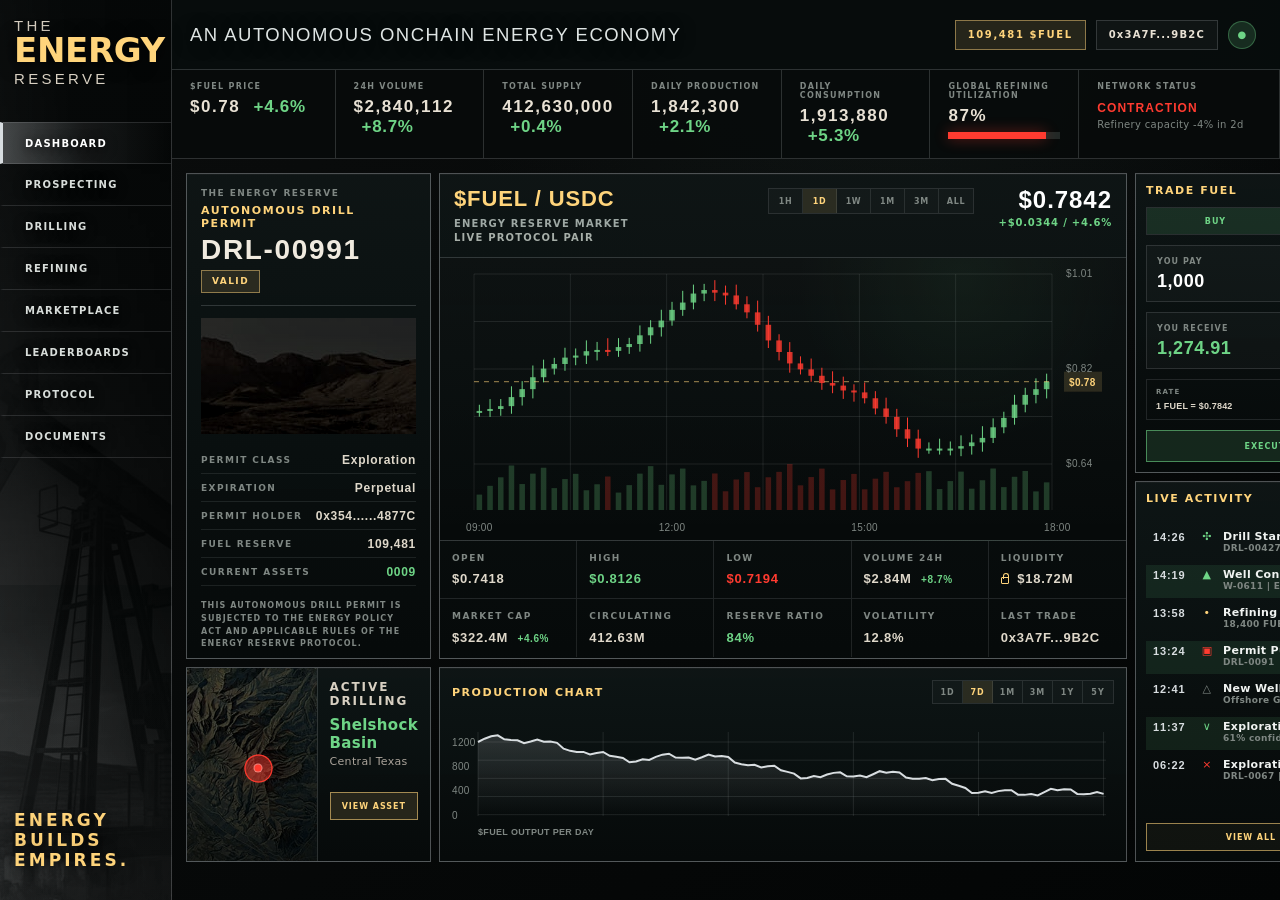
<file: index.html>
<!doctype html>
<html lang="en">
  <head>
    <meta charset="utf-8" />
    <meta name="viewport" content="width=device-width, initial-scale=1" />
    <title>WILDCATTER - An Autonomous Onchain Energy Economy</title>
    <link rel="stylesheet" href="./styles.css" />
  </head>
  <body>
    <div class="terminal-shell">
      <aside class="sidebar">
        <div class="brand-mark">
          <div>
            <span class="brand-light">The</span>
            <strong>Energy</strong>
            <span class="brand-light">Reserve</span>
          </div>
        </div>

        <nav class="side-nav" aria-label="Game terminal navigation">
          <a class="active" href="#">Dashboard</a>
          <a href="#">Prospecting</a>
          <a href="#">Drilling</a>
          <a href="#">Refining</a>
          <a href="#">Marketplace</a>
          <a href="#">Leaderboards</a>
          <a href="#">Protocol</a>
          <a href="#">Documents</a>
        </nav>

        <div class="sidebar-art">
          <p>Energy builds<br />empires.</p>
        </div>
      </aside>

      <main class="workspace">
        <header class="topbar">
          <p class="topline">AN AUTONOMOUS ONCHAIN ENERGY ECONOMY</p>

          <div class="wallet">
            <span class="fuel-balance">109,481 $FUEL</span>
            <button>0x3A7F...9B2C</button>
            <span class="avatar">●</span>
          </div>
        </header>

        <section class="ticker-grid" aria-label="Market snapshot">
          <article>
            <span>$FUEL Price</span>
            <strong>$0.78</strong>
            <em>+4.6%</em>
          </article>
          <article>
            <span>24h Volume</span>
            <strong>$2,840,112</strong>
            <em>+8.7%</em>
          </article>
          <article>
            <span>Total Supply</span>
            <strong>412,630,000</strong>
            <em>+0.4%</em>
          </article>
          <article>
            <span>Daily Production</span>
            <strong>1,842,300</strong>
            <em>+2.1%</em>
          </article>
          <article>
            <span>Daily Consumption</span>
            <strong>1,913,880</strong>
            <em>+5.3%</em>
          </article>
          <article>
            <span>Global Refining Utilization</span>
            <strong>87%</strong>
            <div class="mini-bar danger"><i style="width:87%"></i></div>
          </article>
          <article class="status-card">
            <span>Network Status</span>
            <strong>Contraction</strong>
            <small>Refinery capacity -4% in 2d</small>
          </article>
        </section>

        <div class="content-grid">
          <div class="left-stack">
            <section class="permit-card panel">
              <div class="permit-top">
                <span>The Energy Reserve</span>
                <b>Autonomous Drill Permit</b>
                <strong>DRL-00991</strong>
                <em>Valid</em>
              </div>

              <div class="permit-seal permit-photo" aria-label="Desert energy reserve landscape"></div>

              <dl class="permit-specs">
                <div><dt>Permit Class</dt><dd>Exploration</dd></div>
                <div><dt>Expiration</dt><dd>Perpetual</dd></div>
                <div><dt>Permit Holder</dt><dd>0x354......4877C</dd></div>
                <div><dt>Fuel Reserve</dt><dd>109,481</dd></div>
                <div><dt>Current Assets</dt><dd class="positive">0009</dd></div>
              </dl>

              <div class="permit-footer">
                <p>This Autonomous Drill Permit is subjected to the Energy Policy Act and applicable rules of The Energy Reserve Protocol.</p>
              </div>
            </section>

            <section class="panel map-card">
              <div class="map-image"><span class="map-marker"></span></div>
              <div class="map-info">
                <span>Active Drilling</span>
                <strong>Shelshock Basin</strong>
                <p>Central Texas</p>
                <button>View Asset</button>
              </div>
            </section>
          </div>

          <div class="main-stack">
            <section class="asset-card panel">
              <div class="asset-head">
                <div>
                  <h1>$FUEL / USDC</h1>
                  <p>Energy Reserve Market <span>Live protocol pair</span></p>
                </div>
                <div class="range-tabs" aria-label="$FUEL chart range">
                  <button>1H</button>
                  <button class="active">1D</button>
                  <button>1W</button>
                  <button>1M</button>
                  <button>3M</button>
                  <button>ALL</button>
                </div>
                <div class="price-badge">
                  <strong>$0.7842</strong>
                  <span>+$0.0344 / +4.6%</span>
                </div>
              </div>

              <div class="asset-body trade-body">
                <div class="trade-chart">
                  <canvas id="fuelTradeChart" aria-label="$FUEL candlestick trading chart"></canvas>
                </div>

                <dl class="spec-list market-list">
                  <div><dt>Open</dt><dd>$0.7418</dd></div>
                  <div><dt>High</dt><dd class="positive">$0.8126</dd></div>
                  <div><dt>Low</dt><dd class="negative">$0.7194</dd></div>
                  <div><dt>Volume 24h</dt><dd>$2.84M <span class="metric-change positive">+8.7%</span></dd></div>
                  <div><dt>Liquidity</dt><dd><span class="lock-icon" aria-hidden="true"></span> $18.72M</dd></div>
                  <div><dt>Market Cap</dt><dd>$322.4M <span class="metric-change positive">+4.6%</span></dd></div>
                  <div><dt>Circulating</dt><dd>412.63M</dd></div>
                  <div><dt>Reserve Ratio</dt><dd class="positive">84%</dd></div>
                  <div><dt>Volatility</dt><dd>12.8%</dd></div>
                  <div><dt>Last Trade</dt><dd>0x3A7F...9B2C</dd></div>
                </dl>
              </div>
            </section>

            <section class="panel chart-panel">
              <div class="panel-head">
                <h2>Production Chart</h2>
                <div class="chart-ranges" aria-label="Production chart range">
                  <button>1D</button>
                  <button class="active">7D</button>
                  <button>1M</button>
                  <button>3M</button>
                  <button>1Y</button>
                  <button>5Y</button>
                </div>
              </div>
              <canvas id="productionChart" width="440" height="180"></canvas>
            </section>

          </div>

          <aside class="right-rail">
            <section class="panel dex-widget">
              <div class="panel-head">
                <h2>Trade Fuel</h2>
                <span>DEX</span>
              </div>
              <div class="dex-tabs" aria-label="Fuel trade side">
                <button class="active">Buy</button>
                <button>Sell</button>
              </div>
              <div class="swap-box">
                <span>You Pay</span>
                <strong>1,000</strong>
                <em>USDC</em>
              </div>
              <div class="swap-box receive">
                <span>You Receive</span>
                <strong>1,274.91</strong>
                <em>FUEL</em>
              </div>
              <dl class="dex-meta">
                <div><dt>Rate</dt><dd>1 FUEL = $0.7842</dd></div>
                <div><dt>Slippage</dt><dd>0.5%</dd></div>
              </dl>
              <button class="swap-button">Execute Swap</button>
            </section>

            <section class="panel activity">
              <div class="panel-head">
                <h2>Live Activity</h2>
              </div>
              <ul class="activity-feed">
                <li class="activity-green">
                  <time>14:26</time>
                  <span class="activity-mark">✣</span>
                  <div><strong>Drill Started</strong><em>DRL-00427 | Central Texas</em></div>
                </li>
                <li class="activity-green">
                  <time>14:19</time>
                  <span class="activity-mark">▲</span>
                  <div><strong>Well Connected</strong><em>W-0611 | Eagle Ford</em></div>
                </li>
                <li class="activity-gold">
                  <time>13:58</time>
                  <span class="activity-mark">•</span>
                  <div><strong>Refining Complete</strong><em>18,400 FUEL | W-0390</em></div>
                </li>
                <li class="activity-red">
                  <time>13:24</time>
                  <span class="activity-mark">▣</span>
                  <div><strong>Permit Purchased</strong><em>DRL-0091</em></div>
                </li>
                <li>
                  <time>12:41</time>
                  <span class="activity-mark">△</span>
                  <div><strong>New Well Discovered</strong><em>Offshore GOM-17</em></div>
                </li>
                <li class="activity-green">
                  <time>11:37</time>
                  <span class="activity-mark">∨</span>
                  <div><strong>Exploration Success</strong><em>61% confidence | W-0782</em></div>
                </li>
                <li class="activity-red">
                  <time>06:22</time>
                  <span class="activity-mark">×</span>
                  <div><strong>Exploration Failed</strong><em>DRL-0067 | dry hole</em></div>
                </li>
              </ul>
              <button class="activity-button">View All Activity -></button>
            </section>
          </aside>
        </div>
      </main>
    </div>

    <script src="./script.js"></script>
  </body>
</html>
</file>
<file: styles.css>
:root {
  --bg: #050707;
  --bg-soft: #0a0f0f;
  --panel: rgba(10, 15, 15, 0.94);
  --panel-2: #0d1414;
  --line: rgba(216, 221, 224, 0.18);
  --line-strong: rgba(216, 221, 224, 0.34);
  --text: #e8e1d4;
  --muted: #7f8783;
  --dim: #5f6865;
  --titanium: #d8dde0;
  --titanium-soft: #9ca6aa;
  --reserve-gold: #ffd47b;
  --green: #6ed486;
  --red: #ff3b30;
  --blue-black: #071112;
  font-family:
    Inter, ui-sans-serif, system-ui, -apple-system, BlinkMacSystemFont, "Segoe UI",
    sans-serif;
}

* {
  box-sizing: border-box;
}

html,
body {
  margin: 0;
  min-height: 100%;
  background:
    radial-gradient(circle at 70% 0%, rgba(62, 88, 82, 0.16), transparent 35%),
    linear-gradient(145deg, rgba(12, 14, 14, 0.8), rgba(3, 5, 5, 0.98)),
    var(--bg);
  color: var(--text);
}

body {
  min-width: 1180px;
  letter-spacing: 0.02em;
}

button,
a {
  font: inherit;
}

.terminal-shell {
  display: grid;
  grid-template-columns: 172px 1fr;
  min-height: 100vh;
}

.sidebar {
  position: sticky;
  top: 0;
  display: flex;
  flex-direction: column;
  height: 100vh;
  border-right: 1px solid var(--line);
  background:
    linear-gradient(180deg, rgba(5, 8, 8, 0.78) 0%, rgba(5, 8, 8, 0.58) 48%, rgba(2, 4, 4, 0.3) 100%),
    linear-gradient(90deg, rgba(216, 221, 224, 0.1), transparent 42%, rgba(0, 0, 0, 0.56)),
    url("./assets/sidebar-bottom-pumpjack.jpg") bottom center / cover no-repeat,
    var(--bg);
}

.brand-mark {
  display: flex;
  align-items: center;
  height: 104px;
  padding: 0 14px;
  text-transform: uppercase;
}

.brand-mark strong {
  display: block;
  color: var(--reserve-gold);
  font-size: 34px;
  font-weight: 900;
  line-height: 0.82;
  letter-spacing: -0.01em;
  text-shadow: 0 2px 18px rgba(0, 0, 0, 0.9);
}

.brand-light {
  display: block;
  color: #d8d0c2;
  font-family: Corbel, "Arial Narrow", Arial, sans-serif;
  font-size: 15px;
  font-weight: 300;
  line-height: 1;
  letter-spacing: 0.22em;
}

.brand-light:first-child {
  margin-bottom: 4px;
}

.brand-light:last-child {
  margin-top: 7px;
}

.side-nav {
  padding: 18px 0;
}

.side-nav a {
  display: flex;
  align-items: center;
  min-height: 42px;
  padding: 0 22px;
  border-left: 3px solid transparent;
  border-bottom: 1px solid rgba(216, 221, 224, 0.14);
  color: #d8ddda;
  text-decoration: none;
  text-transform: uppercase;
  font-size: 10px;
  font-weight: 900;
  letter-spacing: 0.12em;
  text-shadow: 0 2px 12px rgba(0, 0, 0, 0.9);
}

.side-nav a:first-child {
  border-top: 1px solid rgba(216, 221, 224, 0.14);
}

.side-nav a.active,
.side-nav a:hover {
  border-left-color: var(--titanium);
  background: linear-gradient(90deg, rgba(216, 221, 224, 0.28), rgba(216, 221, 224, 0.08) 48%, transparent);
  color: #ffffff;
}

.sidebar-art {
  margin-top: auto;
  display: flex;
  align-items: flex-end;
  min-height: 315px;
  padding: 0 14px 30px;
  border-top: 0;
  background:
    linear-gradient(180deg, rgba(2, 4, 4, 0), rgba(216, 221, 224, 0.06)),
    rgba(4, 7, 7, 0.18);
  text-transform: uppercase;
}

.sidebar-art p {
  margin: 0;
  color: var(--reserve-gold);
  font-size: 17px;
  font-weight: 900;
  line-height: 1.18;
  letter-spacing: 0.18em;
  text-shadow: 0 2px 18px rgba(0, 0, 0, 0.9);
}

.workspace {
  min-width: 0;
}

.topbar {
  display: flex;
  align-items: stretch;
  justify-content: space-between;
  height: 70px;
  border-bottom: 1px solid var(--line);
  background: rgba(7, 12, 12, 0.94);
}

.topline {
  display: flex;
  align-items: center;
  margin: 0 0 0 18px;
  color: #dfe5e4;
  font-family: Corbel, "Avenir Next", "Segoe UI", sans-serif;
  font-size: 18.5px;
  font-weight: 300;
  letter-spacing: 0.08em;
  text-shadow: 0 2px 18px rgba(0, 0, 0, 0.72);
}

.wallet {
  display: flex;
  align-items: center;
  gap: 10px;
  padding-right: 24px;
}

.fuel-balance,
.wallet button {
  height: 30px;
  padding: 0 12px;
  border: 1px solid var(--line);
  background: rgba(255, 255, 255, 0.03);
  color: var(--text);
  font-size: 10px;
  font-weight: 900;
  letter-spacing: 0.12em;
}

.fuel-balance {
  display: grid;
  place-items: center;
  border-color: rgba(255, 212, 123, 0.48);
  background: rgba(255, 212, 123, 0.12);
  color: var(--reserve-gold);
  text-transform: uppercase;
  letter-spacing: 0.16em;
}

.wallet .avatar {
  display: grid;
  place-items: center;
  width: 28px;
  height: 28px;
  border-radius: 50%;
  background: rgba(110, 212, 134, 0.16);
  color: var(--green);
  font-size: 10px;
  box-shadow: 0 0 0 0 rgba(110, 212, 134, 0.42), inset 0 0 0 1px rgba(110, 212, 134, 0.35);
  animation: wallet-pulse 2.4s ease-out infinite;
}

@keyframes wallet-pulse {
  0% {
    box-shadow: 0 0 0 0 rgba(110, 212, 134, 0.42), inset 0 0 0 1px rgba(110, 212, 134, 0.42);
  }

  70% {
    box-shadow: 0 0 0 8px rgba(110, 212, 134, 0), inset 0 0 0 1px rgba(110, 212, 134, 0.42);
  }

  100% {
    box-shadow: 0 0 0 0 rgba(110, 212, 134, 0), inset 0 0 0 1px rgba(110, 212, 134, 0.42);
  }
}

.ticker-grid {
  display: grid;
  grid-template-columns: 1.1fr repeat(5, 1fr) 1.35fr;
  min-height: 62px;
  border-bottom: 1px solid var(--line);
  background: rgba(7, 10, 10, 0.9);
}

.ticker-grid article {
  padding: 12px 18px;
  border-right: 1px solid var(--line);
}

.ticker-grid span {
  display: block;
  margin-bottom: 6px;
  color: var(--muted);
  text-transform: uppercase;
  font-size: 8px;
  font-weight: 900;
  letter-spacing: 0.16em;
}

.ticker-grid strong {
  color: var(--text);
  font-family: "Arial Narrow", Arial, sans-serif;
  font-size: 17px;
  letter-spacing: 0.09em;
}

.ticker-grid em {
  margin-left: 8px;
  color: var(--green);
  font-family: "Arial Narrow", "Aptos Narrow", "Roboto Condensed", sans-serif;
  font-size: 17px;
  font-style: normal;
  font-weight: 700;
  letter-spacing: 0.04em;
  font-stretch: condensed;
}

.ticker-grid small {
  display: block;
  margin-top: 3px;
  color: var(--muted);
  font-size: 10px;
}

.mini-bar {
  height: 7px;
  margin-top: 6px;
  background: #222927;
}

.mini-bar i {
  display: block;
  height: 100%;
  background: linear-gradient(90deg, var(--titanium-soft), var(--titanium));
}

.mini-bar.danger i {
  background: var(--red);
  box-shadow: 0 0 14px rgba(255, 59, 48, 0.42);
}

.status-card strong {
  color: var(--red);
  text-transform: uppercase;
  font-size: 12px;
}

.content-grid {
  display: grid;
  grid-template-columns: 245px minmax(688px, 1fr) 300px;
  align-items: start;
  gap: 8px;
  padding: 14px;
}

.left-stack,
.main-stack,
.right-rail {
  display: grid;
  gap: 8px;
  align-content: start;
  min-width: 0;
}

.panel {
  border: 1px solid var(--line-strong);
  background:
    linear-gradient(180deg, rgba(14, 21, 21, 0.94), rgba(6, 10, 10, 0.98)),
    var(--panel);
  box-shadow: inset 0 1px rgba(255, 255, 255, 0.03);
}

.panel h2 {
  margin: 0;
  color: #d8d0c2;
  text-transform: uppercase;
  font-size: 11px;
  font-weight: 900;
  letter-spacing: 0.14em;
}

.permit-card {
  display: grid;
  grid-template-rows: auto 1fr auto auto;
  height: 486px;
  min-height: 0;
  padding: 14px;
  overflow: hidden;
}

.permit-top {
  display: grid;
  gap: 6px;
  padding-bottom: 12px;
  border-bottom: 1px solid var(--line);
}

.permit-top span,
.permit-footer span {
  color: var(--muted);
  text-transform: uppercase;
  font-size: 9px;
  font-weight: 900;
  letter-spacing: 0.16em;
}

.permit-top b {
  color: var(--reserve-gold);
  text-transform: uppercase;
  font-size: 11px;
  font-weight: 900;
  letter-spacing: 0.14em;
}

.permit-top strong {
  color: #f0eadf;
  font-family: "Arial Narrow", "Avenir Next Condensed", Arial, sans-serif;
  font-size: 28px;
  font-weight: 900;
  line-height: 1;
  letter-spacing: 0.06em;
}

.permit-top em {
  width: fit-content;
  min-height: 23px;
  padding: 5px 10px 0;
  border: 1px solid rgba(255, 212, 123, 0.48);
  background: rgba(255, 212, 123, 0.12);
  color: var(--reserve-gold);
  text-transform: uppercase;
  font-size: 9px;
  font-style: normal;
  font-weight: 900;
  letter-spacing: 0.16em;
}

.permit-seal {
  position: relative;
  min-height: 116px;
  margin: 12px 0;
  overflow: hidden;
  background: rgba(255, 255, 255, 0.02);
}

.permit-photo {
  background:
    linear-gradient(180deg, rgba(5, 8, 8, 0.05), rgba(5, 8, 8, 0.28)),
    url("./assets/permit-landscape.jpg") center / cover no-repeat;
  filter: saturate(0.82) contrast(1.12) brightness(0.78);
}

.permit-specs {
  margin: 0;
}

.permit-specs div {
  display: grid;
  grid-template-columns: 1fr auto;
  gap: 10px;
  min-height: 28px;
  align-items: center;
  border-bottom: 1px solid rgba(216, 221, 224, 0.1);
}

.permit-specs dd {
  text-align: right;
}

.permit-footer {
  padding-top: 14px;
}

.permit-footer p {
  margin: 0;
  color: var(--muted);
  text-transform: uppercase;
  font-size: 8px;
  font-weight: 900;
  line-height: 1.6;
  letter-spacing: 0.14em;
}

.asset-card {
  height: 486px;
  overflow: hidden;
}

.asset-head {
  display: grid;
  grid-template-columns: minmax(180px, 1fr) auto auto;
  align-items: start;
  gap: 18px;
  padding: 14px;
  border-bottom: 1px solid var(--line);
}

h1 {
  margin: 0;
  color: var(--reserve-gold);
  font-family: "Arial Narrow", "Avenir Next Condensed", Arial, sans-serif;
  font-size: 22px;
  font-weight: 900;
  line-height: 1;
  letter-spacing: 0.04em;
}

.asset-head p {
  margin: 8px 0 0;
  color: #9ea8a4;
  text-transform: uppercase;
  font-size: 10px;
  font-weight: 900;
  letter-spacing: 0.12em;
}

.asset-head p span {
  display: block;
  margin-top: 3px;
  color: #a7afa9;
  font-weight: 700;
}

.badge {
  display: inline-grid;
  place-items: center;
  height: 26px;
  padding: 0 14px;
  border: 1px solid rgba(110, 212, 134, 0.45);
  background: rgba(110, 212, 134, 0.12);
  color: var(--green);
  text-transform: uppercase;
  font-size: 10px;
  font-weight: 900;
  letter-spacing: 0.16em;
}

.price-badge {
  display: grid;
  justify-items: end;
  gap: 5px;
  min-width: 120px;
}

.price-badge strong {
  color: #fff;
  font-family: "Arial Narrow", "Avenir Next Condensed", Arial, sans-serif;
  font-size: 24px;
  font-weight: 900;
  line-height: 1;
  letter-spacing: 0.04em;
}

.price-badge span {
  color: var(--green);
  font-size: 10px;
  font-weight: 900;
  letter-spacing: 0.08em;
}

.asset-body {
  display: grid;
  grid-template-columns: minmax(300px, 1fr) minmax(280px, 0.86fr);
  min-height: 0;
}

.trade-body {
  grid-template-columns: 1fr;
  grid-template-rows: minmax(0, 1fr) auto;
}

.trade-chart {
  min-height: 282px;
  border-bottom: 1px solid var(--line);
  background:
    radial-gradient(circle at 76% 8%, rgba(110, 212, 134, 0.1), transparent 28%),
    linear-gradient(180deg, rgba(216, 221, 224, 0.035), rgba(0, 0, 0, 0));
}

.range-tabs {
  display: flex;
  align-self: start;
  border: 1px solid rgba(216, 221, 224, 0.14);
}

.range-tabs button {
  width: 34px;
  min-height: 24px;
  border: 0;
  border-right: 1px solid rgba(216, 221, 224, 0.12);
  background: rgba(255, 255, 255, 0.02);
  color: var(--muted);
  text-transform: uppercase;
  font-size: 8px;
  font-weight: 900;
  letter-spacing: 0.08em;
}

.range-tabs button:last-child {
  border-right: 0;
}

.range-tabs button.active,
.range-tabs button:hover {
  background: rgba(255, 212, 123, 0.12);
  color: var(--reserve-gold);
}

#fuelTradeChart {
  display: block;
  width: 100%;
  height: 282px;
}

.spec-list {
  margin: 0;
  padding: 12px 16px;
}

.spec-list div {
  display: grid;
  grid-template-columns: 1fr auto;
  gap: 18px;
  min-height: 23px;
  border-bottom: 1px solid rgba(216, 221, 224, 0.12);
  align-items: center;
}

.market-list {
  display: grid;
  grid-template-columns: repeat(5, minmax(0, 1fr));
  padding: 0;
}

.market-list div {
  display: grid;
  grid-template-columns: 1fr;
  gap: 5px;
  min-height: 58px;
  padding: 10px 12px;
  border-right: 1px solid rgba(216, 221, 224, 0.12);
  border-bottom: 1px solid rgba(216, 221, 224, 0.12);
}

.market-list div:nth-child(5n) {
  border-right: 0;
}

.market-list div:nth-last-child(-n + 5) {
  border-bottom: 0;
}

.market-list dd {
  text-align: left;
  font-size: 13px;
}

.metric-change {
  display: inline-block;
  margin-left: 5px;
  font-size: 10px;
  font-weight: 900;
  letter-spacing: 0.06em;
}

.lock-icon {
  position: relative;
  display: inline-block;
  width: 8px;
  height: 7px;
  margin-right: 4px;
  border: 1px solid var(--reserve-gold);
  border-radius: 1px;
  transform: translateY(1px);
}

.lock-icon::before {
  position: absolute;
  content: "";
  left: 1px;
  top: -5px;
  width: 4px;
  height: 5px;
  border: 1px solid var(--reserve-gold);
  border-bottom: 0;
  border-radius: 5px 5px 0 0;
}

dt {
  color: var(--muted);
  text-transform: uppercase;
  font-size: 9px;
  font-weight: 900;
  letter-spacing: 0.16em;
}

dd {
  margin: 0;
  color: #dfd8ca;
  font-family: "Arial Narrow", Arial, sans-serif;
  font-size: 12px;
  font-weight: 800;
  letter-spacing: 0.06em;
}

.positive {
  color: var(--green) !important;
}

.negative {
  color: var(--red) !important;
}

.right-rail {
  height: 689px;
  grid-template-rows: auto 1fr;
}

.right-rail .panel {
  padding: 10px;
}

.right-rail button,
.panel-head button,
.map-card button {
  width: 100%;
  min-height: 28px;
  margin-top: 8px;
  border: 1px solid var(--line-strong);
  background: rgba(255, 255, 255, 0.02);
  color: #d4d9d8;
  text-transform: uppercase;
  font-size: 8px;
  font-weight: 900;
  letter-spacing: 0.12em;
}

.right-rail button:hover,
.panel-head button:hover,
.map-card button:hover {
  border-color: var(--titanium);
  color: #ffffff;
}

.dex-widget {
  display: grid;
  gap: 10px;
}

.dex-widget .panel-head {
  margin: 0;
  padding: 0;
  border: 0;
}

.dex-widget h2 {
  color: var(--reserve-gold);
}

.dex-widget .panel-head span {
  color: var(--reserve-gold);
  text-transform: uppercase;
  font-size: 8px;
  font-weight: 900;
  letter-spacing: 0.16em;
}

.dex-tabs {
  display: grid;
  grid-template-columns: 1fr 1fr;
  border: 1px solid rgba(216, 221, 224, 0.14);
}

.dex-tabs button {
  min-height: 26px;
  margin: 0;
  border: 0;
  border-right: 1px solid rgba(216, 221, 224, 0.12);
  background: rgba(255, 255, 255, 0.02);
}

.dex-tabs button:last-child {
  border-right: 0;
}

.dex-tabs button.active {
  background: rgba(110, 212, 134, 0.14);
  color: var(--green);
}

.swap-box {
  display: grid;
  grid-template-columns: 1fr auto;
  gap: 6px 12px;
  padding: 11px 10px;
  border: 1px solid rgba(216, 221, 224, 0.14);
  background: rgba(255, 255, 255, 0.025);
}

.swap-box span {
  color: var(--muted);
  text-transform: uppercase;
  font-size: 8px;
  font-weight: 900;
  letter-spacing: 0.14em;
}

.swap-box strong {
  grid-column: 1;
  color: #fff;
  font-family: "Arial Narrow", "Avenir Next Condensed", Arial, sans-serif;
  font-size: 18px;
  line-height: 1;
  letter-spacing: 0.03em;
}

.swap-box em {
  grid-column: 2;
  grid-row: 1 / span 2;
  align-self: end;
  color: var(--reserve-gold);
  font-style: normal;
  text-transform: uppercase;
  font-size: 10px;
  font-weight: 900;
  letter-spacing: 0.12em;
}

.swap-box.receive strong {
  color: var(--green);
}

.dex-meta {
  display: grid;
  grid-template-columns: 1fr 1fr;
  margin: 0;
  border-top: 1px solid rgba(216, 221, 224, 0.12);
  border-left: 1px solid rgba(216, 221, 224, 0.12);
}

.dex-meta div {
  padding: 8px 9px;
  border-right: 1px solid rgba(216, 221, 224, 0.12);
  border-bottom: 1px solid rgba(216, 221, 224, 0.12);
}

.dex-meta dt {
  margin-bottom: 5px;
  font-size: 7px;
}

.dex-meta dd {
  font-size: 9px;
  letter-spacing: 0.02em;
}

.swap-button {
  min-height: 32px !important;
  margin-top: 0 !important;
  border-color: rgba(110, 212, 134, 0.58) !important;
  background: rgba(110, 212, 134, 0.14) !important;
  color: var(--green) !important;
}

.chart-panel {
  height: 195px;
  padding: 12px;
  overflow: hidden;
}

.panel-head {
  display: flex;
  align-items: center;
  justify-content: space-between;
  gap: 12px;
}

.panel-head button {
  width: auto;
  min-width: 74px;
  margin-top: 0;
}

.chart-panel h2 {
  color: var(--reserve-gold);
}

.chart-ranges {
  display: flex;
  border: 1px solid rgba(216, 221, 224, 0.14);
}

.chart-ranges button {
  min-width: 30px;
  min-height: 22px;
  margin: 0;
  border: 0;
  border-right: 1px solid rgba(216, 221, 224, 0.12);
  background: rgba(255, 255, 255, 0.02);
  color: var(--muted);
  font-size: 8px;
}

.chart-ranges button:last-child {
  border-right: 0;
}

.chart-ranges button.active,
.chart-ranges button:hover {
  background: rgba(255, 212, 123, 0.12);
  color: var(--reserve-gold);
}

#productionChart {
  display: block;
  width: 100%;
  height: 134px;
  margin-top: 4px;
}

.map-card {
  display: grid;
  grid-template-columns: 1.1fr 0.9fr;
  height: 195px;
  padding: 0;
  overflow: hidden;
}

.map-image {
  position: relative;
  min-height: 0;
  overflow: hidden;
  background: #050808;
}

.map-image::before {
  content: "";
  position: absolute;
  inset: 0;
  background:
    linear-gradient(180deg, rgba(5, 8, 8, 0.42), rgba(5, 8, 8, 0.66)),
    url("./assets/location-terrain.jpg") center / cover;
  filter: saturate(0.48) contrast(1.2) brightness(0.52);
}

.map-marker,
.map-marker::before,
.map-marker::after {
  position: absolute;
  left: 55%;
  top: 52%;
  border-radius: 50%;
  transform: translate(-50%, -50%);
}

.map-marker {
  z-index: 2;
  width: 7px;
  height: 7px;
  background: var(--red);
  box-shadow:
    0 0 0 1px rgba(255, 216, 210, 0.86),
    0 0 16px rgba(255, 59, 48, 0.95),
    0 0 28px rgba(255, 59, 48, 0.72);
}

.map-marker::before,
.map-marker::after {
  content: "";
  inset: 50% auto auto 50%;
  width: 26px;
  height: 26px;
  border: 1px solid rgba(255, 59, 48, 0.8);
  background: rgba(255, 59, 48, 0.24);
  animation: map-marker-pulse 2s ease-out infinite;
}

.map-marker::after {
  animation-delay: 0.75s;
}

@keyframes map-marker-pulse {
  0% {
    opacity: 0.9;
    transform: translate(-50%, -50%) scale(0.72);
  }

  70% {
    opacity: 0;
    transform: translate(-50%, -50%) scale(1.8);
  }

  100% {
    opacity: 0;
    transform: translate(-50%, -50%) scale(1.8);
  }
}

.map-info {
  padding: 12px;
  border-left: 1px solid var(--line);
}

.map-info span {
  display: block;
  color: #d8d0c2;
  text-transform: uppercase;
  font-size: 12px;
  font-weight: 900;
  letter-spacing: 0.16em;
}

.map-info strong {
  display: block;
  margin-top: 8px;
  color: var(--green);
  font-size: 15px;
  font-weight: 900;
}

.map-info p {
  margin: 3px 0 0;
  color: #aaa39a;
  font-size: 11px;
}

.map-info button {
  margin-top: 24px;
  border-color: rgba(255, 212, 123, 0.58);
  background: rgba(255, 212, 123, 0.12);
  color: var(--reserve-gold);
}

.map-info button:hover {
  border-color: var(--reserve-gold);
  color: #fff;
}

.activity {
  display: grid;
  grid-template-rows: auto 1fr auto;
  height: 100%;
  min-height: 0;
  padding: 12px;
  overflow: hidden;
}

.activity h2 {
  color: var(--reserve-gold);
}

.activity-feed {
  position: relative;
  display: grid;
  align-content: start;
  gap: 5px;
  margin: 22px 0 0;
  padding: 0;
  list-style: none;
}

.activity-feed li {
  position: relative;
  display: grid;
  grid-template-columns: 38px 16px 1fr;
  gap: 8px;
  align-items: start;
  min-height: 33px;
  padding: 4px 7px;
  color: #b7bcb8;
  font-size: 10px;
}

.activity-feed li:nth-child(even) {
  background: rgba(110, 212, 134, 0.1);
}

.activity-feed time {
  color: #d8dde0;
  font-family: "Arial Narrow", "Avenir Next Condensed", Arial, sans-serif;
  font-size: 11px;
  font-weight: 900;
  letter-spacing: 0.08em;
}

.activity-mark {
  display: grid;
  place-items: center;
  min-width: 14px;
  color: var(--muted);
  font-size: 11px;
  line-height: 1;
}

.activity-feed strong {
  display: block;
  color: #f0f3f1;
  font-size: 11px;
  font-weight: 900;
  line-height: 1.05;
}

.activity-feed em {
  display: block;
  color: var(--muted);
  font-style: normal;
  font-size: 9px;
  font-weight: 900;
  line-height: 1.2;
}

.activity-green .activity-mark {
  color: var(--green);
}

.activity-gold .activity-mark {
  color: var(--reserve-gold);
}

.activity-red .activity-mark {
  color: var(--red);
}

.activity-button {
  min-height: 28px !important;
  margin-top: 0 !important;
  border-color: rgba(255, 212, 123, 0.58) !important;
  background: rgba(255, 212, 123, 0.04) !important;
  color: var(--reserve-gold) !important;
}

@media (max-width: 1250px) {
  body {
    min-width: 0;
  }

  .terminal-shell {
    grid-template-columns: 74px 1fr;
  }

  .side-nav a:not(.active),
  .sidebar-art {
    display: none;
  }

  .brand-mark {
    justify-content: center;
    padding: 0 8px;
  }

  .brand-mark strong {
    font-size: 14px;
  }

  .brand-light {
    display: none;
  }

  .side-nav a {
    padding: 0;
    font-size: 0;
  }

  .side-nav a.active {
    font-size: 0;
  }

  .topline {
    margin-left: 20px;
    font-size: 13px;
    letter-spacing: 0.02em;
  }

  .content-grid {
    grid-template-columns: 1fr;
  }

  .right-rail {
    grid-template-columns: 1fr 1fr;
  }
}
</file>
